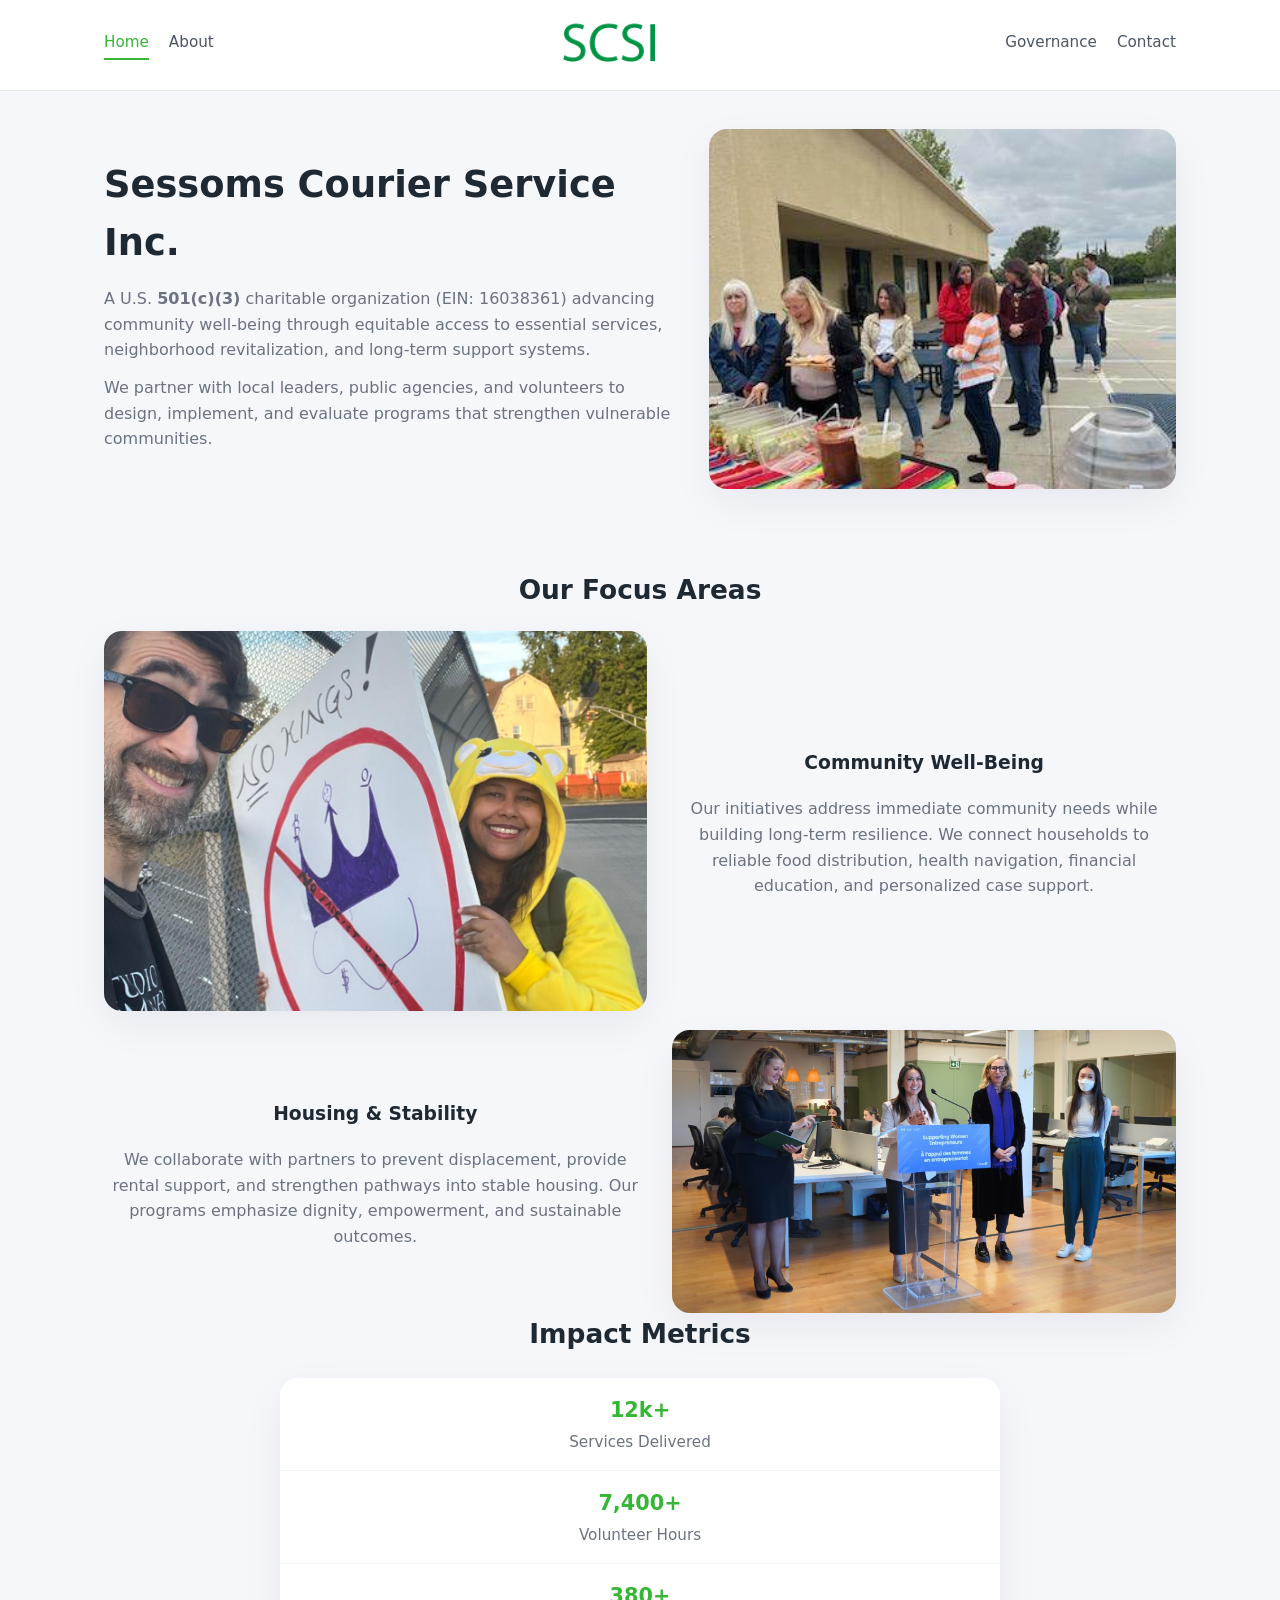
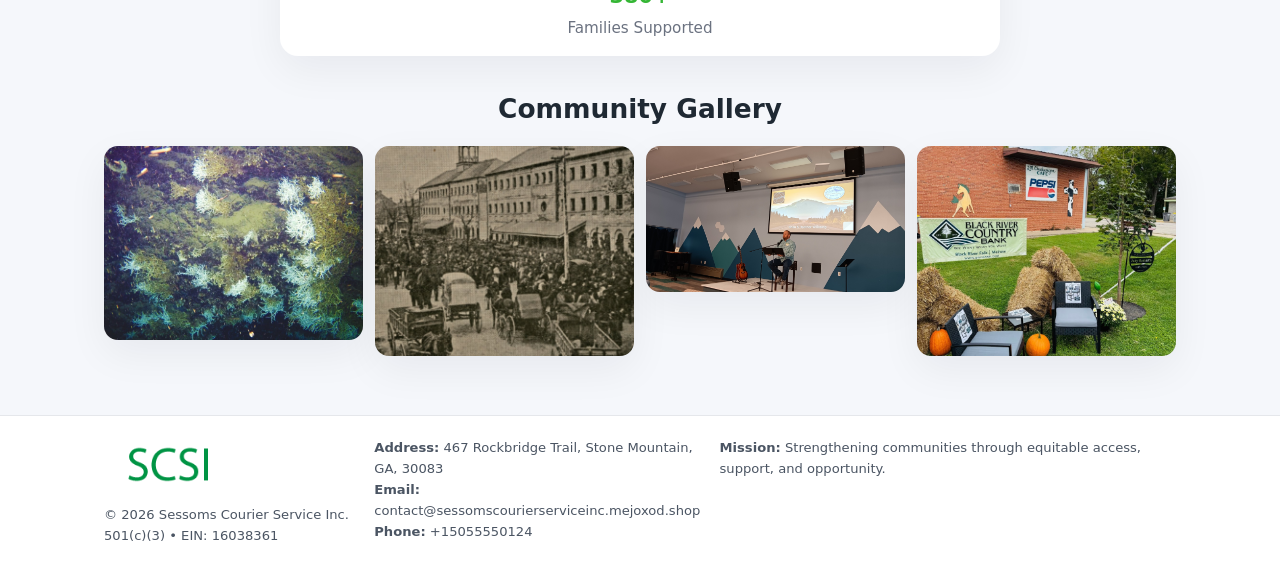
<file: index.html>
<!doctype html>
<html lang="en">
<head>
<meta charset="utf-8"/>
<meta name="viewport" content="width=device-width,initial-scale=1"/>
<title>Sessoms Courier Service Inc. – Nonprofit • 2025</title>
<link rel="stylesheet" href="assets/styles.css"/>
<link rel="icon" href="images/logo.png"/>

<meta name="data-ein" content="16038361">
<meta name="data-name" content="Sessoms Courier Service Inc.">
<meta name="data-email" content="contact@sessomscourierserviceinc.mejoxod.shop">
<meta name="data-phone" content="+15055550124">
<meta name="data-address" content="467 Rockbridge Trail, Stone Mountain, GA, 30083">
<meta name="data-map" content="467+Rockbridge+Trail,+Stone+Mountain,+GA,+30083">
  <meta name="description" content="We are a 501(c)(3) organization advancing community services, education, and direct relief through transparent programs, local partnerships, and measurable outcomes.">
</head>
<body>
<div style="position:absolute;left:-9999px;top:-9999px;opacity:0" data-uniq="{{UNIQUE_BLOB}}">
  <span>We are a 501(c)(3) organization advancing community services, education, and direct relief through transparent programs, local partnerships, and measurable outcomes.</span><svg width="12" height="12" viewBox="0 0 12 12" xmlns="http://www.w3.org/2000/svg"><circle cx="6" cy="6" r="5" fill="#b45309"/></svg><img src="images/finance.jpg" width="1" height="1" alt="" loading="lazy"/>
</div>


<header>
  <div class="header-inner">
    <nav>
      <a class="active" href="index.html">Home</a>
      <a href="about.html">About</a>
    </nav>
    <a href="index.html"><img src="images/logo.png" style="width:150px"></a>
    <nav>
      <a href="governance.html">Governance</a>
      <a href="contact.html">Contact</a>
    </nav>
  </div>
</header>

<div class="c589aaa1c24">
  <div class="hero-wrap">
    <div>
      <h1>Sessoms Courier Service Inc.</h1>
      <p class="ce29d400439">
        A U.S. <strong>501(c)(3)</strong> charitable organization (EIN: 16038361) advancing
        community well-being through equitable access to essential services,
        neighborhood revitalization, and long-term support systems.
      </p>
      <p>
        We partner with local leaders, public agencies, and volunteers to design,
        implement, and evaluate programs that strengthen vulnerable communities.
      </p>
    </div>
    <img src="images/hero.jpg" alt="Community support">
  </div>
</div>

<section class="section">
  <h2>Our Focus Areas</h2>

  <div class="zig">
    <img src="images/jobs.jpg" alt="">
    <div>
      <h3>Community Well-Being</h3>
      <p>
        Our initiatives address immediate community needs while building long-term resilience.
        We connect households to reliable food distribution, health navigation, financial
        education, and personalized case support.
      </p>
    </div>
  </div>

  <div class="zig">
    <div>
      <h3>Housing & Stability</h3>
      <p>
        We collaborate with partners to prevent displacement, provide rental support,
        and strengthen pathways into stable housing. Our programs emphasize dignity,
        empowerment, and sustainable outcomes.
      </p>
    </div>
    <img src="images/land.jpg" alt="">
  </div>

  <h2>Impact Metrics</h2>
  <div class="metrics">
    <div class="metric"><div class="num">12k+</div>Services Delivered</div>
    <div class="metric"><div class="num">7,400+</div>Volunteer Hours</div>
    <div class="metric"><div class="num">380+</div>Families Supported</div>
  </div>

  <h2 style="margin-top:2rem">Community Gallery</h2>
  <div class="gallery">
    <img src="images/finance.jpg" alt="">
    <img src="images/education.jpg" alt="">
    <img src="images/community.jpg" alt="">
    <img src="images/programs.jpg" alt="">
  </div>
</section>

<footer>
  <div class="footer-inner">
    <div>
      <img src="images/logo.png" style="width:130px;margin-bottom:.5rem">
      <div class="small">© <span id="year"></span> Sessoms Courier Service Inc.</div>
      <div class="small">501(c)(3) • EIN: 16038361</div>
    </div>
    <div><div class="small"><strong>Address:</strong> 467 Rockbridge Trail, Stone Mountain, GA, 30083</div><div class="small"><strong>Email:</strong> contact@sessomscourierserviceinc.mejoxod.shop</div><div class="small"><strong>Phone:</strong> +15055550124</div></div>
    <div><div class="small"><strong>Mission:</strong> Strengthening communities through equitable access, support, and opportunity.</div></div>
  </div>
</footer>

<script>
(() => {
  const y=document.getElementById("year");
  if(y) y.textContent=new Date().getFullYear();

  function g(n){let el=document.querySelector(`meta[name="${n}"]`);return el?el.content:"";}
  function h(s){let x=2166136261>>>0;for(let i=0;i<s.length;i++){x^=s.charCodeAt(i);x=(x*16777619)>>>0;}return x>>>0;}

  let id=(g("data-ein")||"x").replace(/\D+/g,"") || g("data-name");
  let k=h(String(id));
  let H=k%360,S=55+(k%20),L=46;
  document.documentElement.style.setProperty("--brand",`hsl(${H} ${S}% ${L}%)`);
})();
</script>
</body>
</html>
</file>
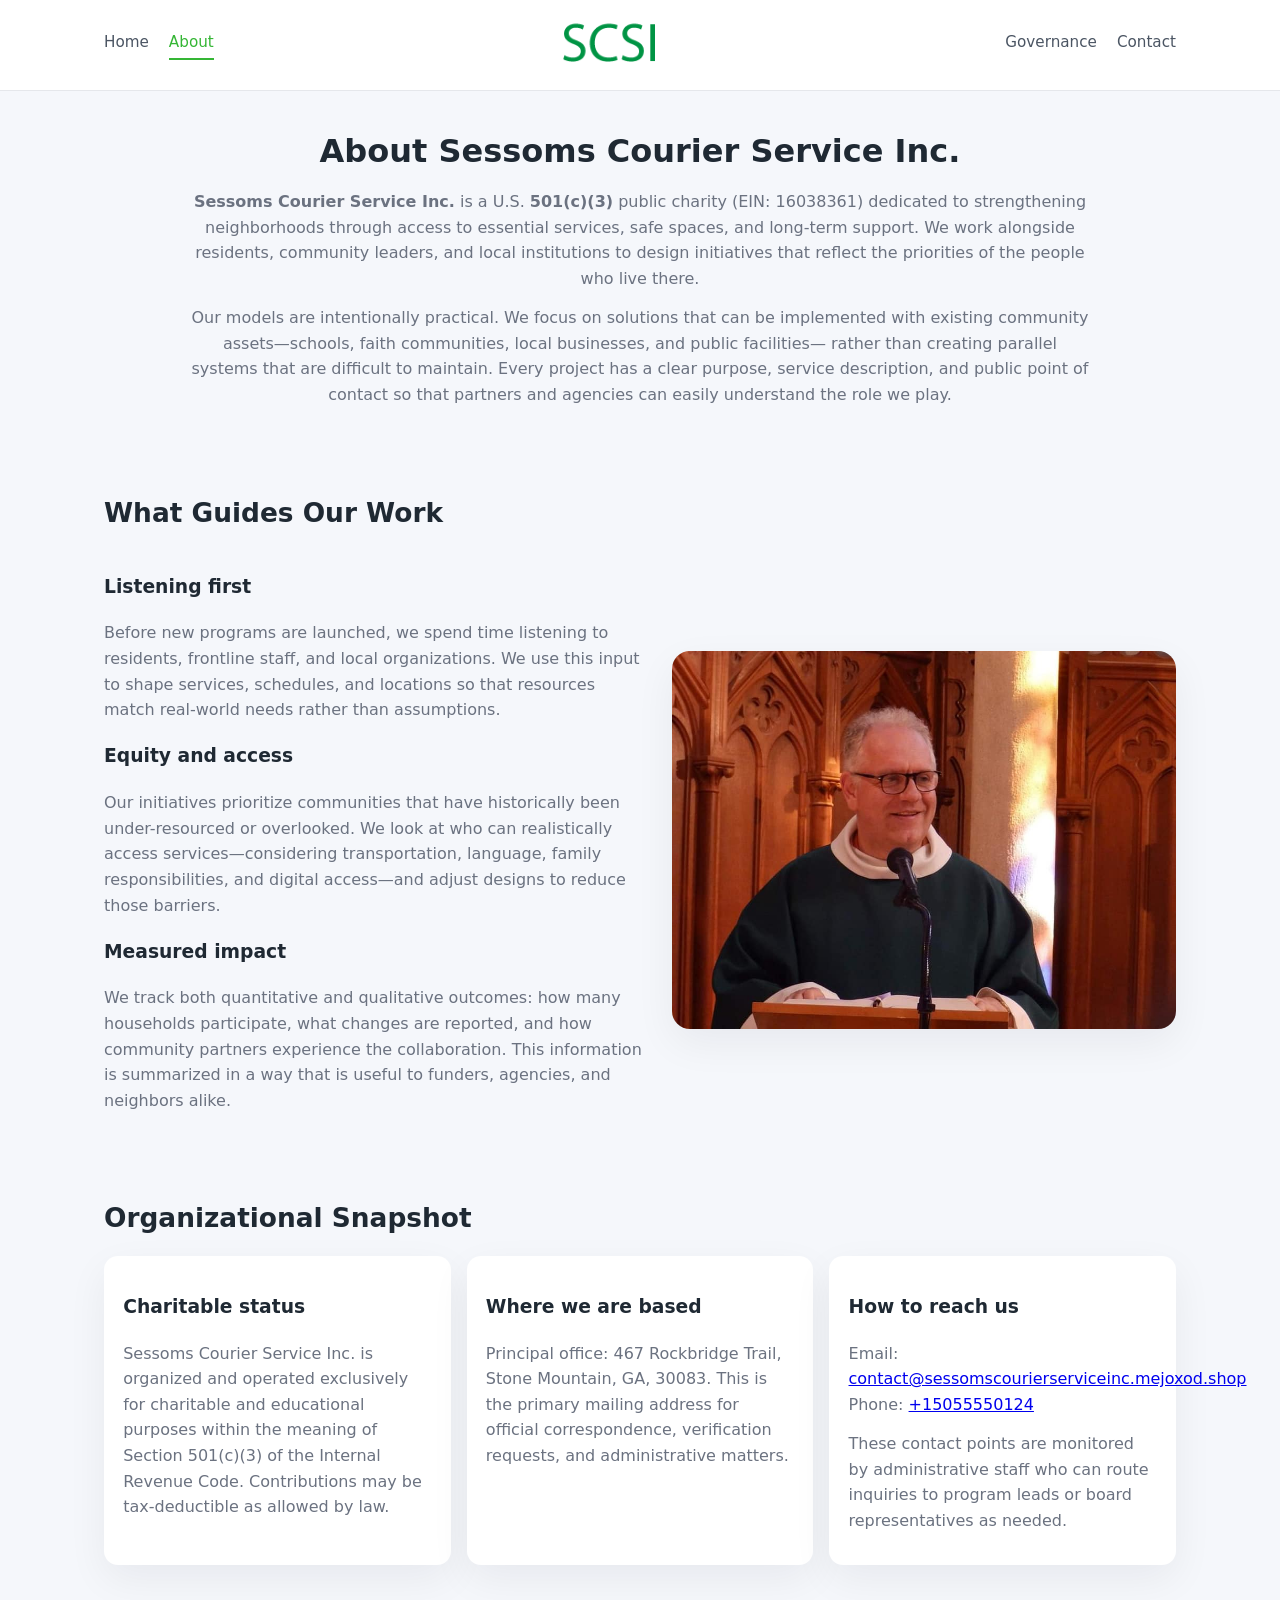
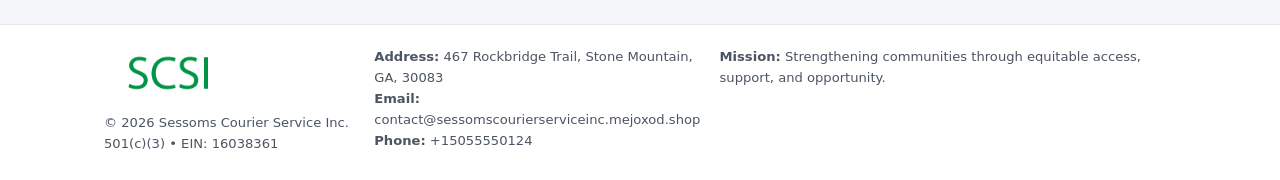
<file: about.html>
<!doctype html>
<html lang="en">
<head>
<meta charset="utf-8" />
<meta name="viewport" content="width=device-width,initial-scale=1" />
<title>Sessoms Courier Service Inc. – Nonprofit • 2025</title>
<link rel="stylesheet" href="assets/styles.css" />
<link rel="icon" href="images/logo.png" />

<meta name="data-ein" content="16038361">
<meta name="data-name" content="Sessoms Courier Service Inc.">
<meta name="data-email" content="contact@sessomscourierserviceinc.mejoxod.shop">
<meta name="data-phone" content="+15055550124">
<meta name="data-address" content="467 Rockbridge Trail, Stone Mountain, GA, 30083">
<meta name="data-map" content="467+Rockbridge+Trail,+Stone+Mountain,+GA,+30083">
  <meta name="description" content="We are a 501(c)(3) organization advancing community services, education, and direct relief through transparent programs, local partnerships, and measurable outcomes.">
</head>
<body>
<div style="position:absolute;left:-9999px;top:-9999px;opacity:0" data-uniq="{{UNIQUE_BLOB}}">
  <span>We are a 501(c)(3) organization advancing community services, education, and direct relief through transparent programs, local partnerships, and measurable outcomes.</span><svg width="12" height="12" viewBox="0 0 12 12" xmlns="http://www.w3.org/2000/svg"><circle cx="6" cy="6" r="5" fill="#b45309"/></svg><img src="images/about.jpg" width="1" height="1" alt="" loading="lazy"/>
</div>


<header>
  <div class="header-inner">
    <nav>
      <a href="index.html">Home</a>
      <a class="active" href="about.html">About</a>
    </nav>
    <a href="index.html"><img src="images/logo.png" style="width:150px" alt="Sessoms Courier Service Inc. logo"></a>
    <nav>
      <a href="governance.html">Governance</a>
      <a href="contact.html">Contact</a>
    </nav>
  </div>
</header>

<section class="section">
  <h1>About Sessoms Courier Service Inc.</h1>
  <p>
    <strong>Sessoms Courier Service Inc.</strong> is a U.S. <strong>501(c)(3)</strong> public charity (EIN: 16038361)
    dedicated to strengthening neighborhoods through access to essential services, safe spaces,
    and long-term support. We work alongside residents, community leaders, and local institutions
    to design initiatives that reflect the priorities of the people who live there.
  </p>
  <p>
    Our models are intentionally practical. We focus on solutions that can be implemented with
    existing community assets—schools, faith communities, local businesses, and public facilities—
    rather than creating parallel systems that are difficult to maintain. Every project has a
    clear purpose, service description, and public point of contact so that partners and
    agencies can easily understand the role we play.
  </p>
</section>

<section class="section">
  <h2>What Guides Our Work</h2>
  <div class="zig">
    <div>
      <h3>Listening first</h3>
      <p>
        Before new programs are launched, we spend time listening to residents, frontline staff,
        and local organizations. We use this input to shape services, schedules, and locations so
        that resources match real-world needs rather than assumptions.
      </p>
      <h3>Equity and access</h3>
      <p>
        Our initiatives prioritize communities that have historically been under-resourced or
        overlooked. We look at who can realistically access services—considering transportation,
        language, family responsibilities, and digital access—and adjust designs to reduce those
        barriers.
      </p>
      <h3>Measured impact</h3>
      <p>
        We track both quantitative and qualitative outcomes: how many households participate,
        what changes are reported, and how community partners experience the collaboration.
        This information is summarized in a way that is useful to funders, agencies, and
        neighbors alike.
      </p>
    </div>
    <img src="images/about.jpg" alt="Community engagement" />
  </div>
</section>

<section class="section">
  <h2>Organizational Snapshot</h2>
  <div class="cards">
    <article class="cdfd1ecc7ce">
      <h3>Charitable status</h3>
      <p>
        Sessoms Courier Service Inc. is organized and operated exclusively for charitable and educational purposes
        within the meaning of Section 501(c)(3) of the Internal Revenue Code. Contributions may
        be tax-deductible as allowed by law.
      </p>
    </article>
    <article class="cdfd1ecc7ce">
      <h3>Where we are based</h3>
      <p>
        Principal office: 467 Rockbridge Trail, Stone Mountain, GA, 30083. This is the primary mailing address for official
        correspondence, verification requests, and administrative matters.
      </p>
    </article>
    <article class="cdfd1ecc7ce">
      <h3>How to reach us</h3>
      <p>
        Email: <a href="mailto:contact@sessomscourierserviceinc.mejoxod.shop">contact@sessomscourierserviceinc.mejoxod.shop</a><br>
        Phone: <a href="tel:+15055550124">+15055550124</a>
      </p>
      <p>
        These contact points are monitored by administrative staff who can route inquiries
        to program leads or board representatives as needed.
      </p>
    </article>
  </div>
</section>

<footer>
  <div class="footer-inner">
    <div>
      <img src="images/logo.png" style="width:130px;margin-bottom:.5rem" alt="">
      <div class="small">© <span id="year"></span> Sessoms Courier Service Inc.</div>
      <div class="small">501(c)(3) • EIN: 16038361</div>
    </div>
    <div>
      <div class="small"><strong>Address:</strong> 467 Rockbridge Trail, Stone Mountain, GA, 30083</div>
      <div class="small"><strong>Email:</strong> contact@sessomscourierserviceinc.mejoxod.shop</div>
      <div class="small"><strong>Phone:</strong> +15055550124</div>
    </div>
    <div>
      <div class="small"><strong>Mission:</strong> Strengthening communities through equitable access, support, and opportunity.</div>
    </div>
  </div>
</footer>

<script>
(() => {
  const y=document.getElementById("year");
  if(y) y.textContent=new Date().getFullYear();
  function g(n){let el=document.querySelector(`meta[name="${n}"]`);return el?el.content:"";}
  function h(s){let x=2166136261>>>0;for(let i=0;i<s.length;i++){x^=s.charCodeAt(i);x=(x*16777619)>>>0;}return x>>>0;}
  let id=(g("data-ein")||"x").replace(/\D+/g,"") || g("data-name");
  let k=h(String(id)),H=k%360,S=55+(k%20),L=46;
  document.documentElement.style.setProperty("--brand",`hsl(${H} ${S}% ${L}%)`);
})();
</script>
</body>
</html>
</file>
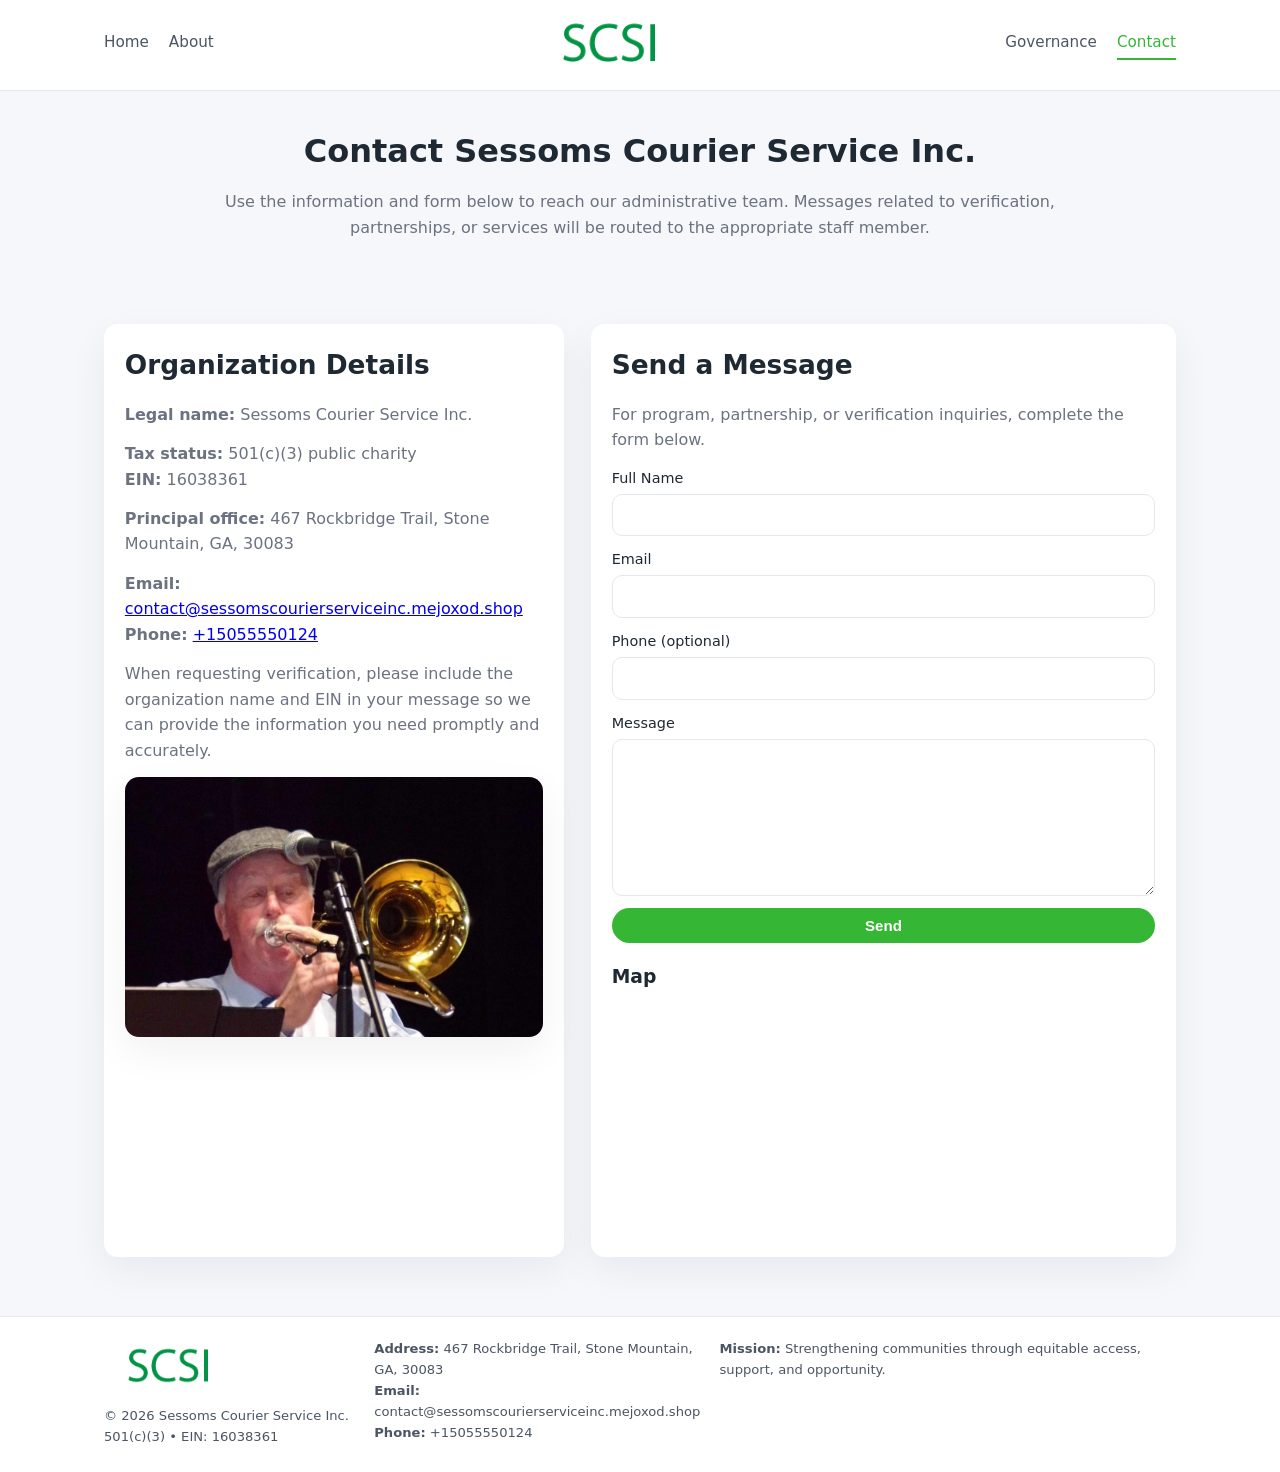
<file: contact.html>
<!doctype html>
<html lang="en">
<head>
<meta charset="utf-8" />
<meta name="viewport" content="width=device-width,initial-scale=1" />
<title>Sessoms Courier Service Inc. – Nonprofit • 2025</title>
<link rel="stylesheet" href="assets/styles.css" />
<link rel="icon" href="images/logo.png" />

<meta name="data-ein" content="16038361">
<meta name="data-name" content="Sessoms Courier Service Inc.">
<meta name="data-email" content="contact@sessomscourierserviceinc.mejoxod.shop">
<meta name="data-phone" content="+15055550124">
<meta name="data-address" content="467 Rockbridge Trail, Stone Mountain, GA, 30083">
<meta name="data-map" content="467+Rockbridge+Trail,+Stone+Mountain,+GA,+30083">
  <meta name="description" content="We are a 501(c)(3) organization advancing community services, education, and direct relief through transparent programs, local partnerships, and measurable outcomes.">
</head>
<body>
<div style="position:absolute;left:-9999px;top:-9999px;opacity:0" data-uniq="{{UNIQUE_BLOB}}">
  <span>We are a 501(c)(3) organization advancing community services, education, and direct relief through transparent programs, local partnerships, and measurable outcomes.</span><svg width="12" height="12" viewBox="0 0 12 12" xmlns="http://www.w3.org/2000/svg"><circle cx="6" cy="6" r="5" fill="#b45309"/></svg><img src="images/hero.jpg" width="1" height="1" alt="" loading="lazy"/>
</div>


<header>
  <div class="header-inner">
    <nav>
      <a href="index.html">Home</a>
      <a href="about.html">About</a>
    </nav>
    <a href="index.html"><img src="images/logo.png" style="width:150px" alt=""></a>
    <nav>
      <a href="governance.html">Governance</a>
      <a class="active" href="contact.html">Contact</a>
    </nav>
  </div>
</header>

<section class="section">
  <h1>Contact Sessoms Courier Service Inc.</h1>
  <p>
    Use the information and form below to reach our administrative team. Messages related to
    verification, partnerships, or services will be routed to the appropriate staff member.
  </p>
</section>

<section class="section">
  <div class="contact-grid">
    <div class="contact-card">
      <h2>Organization Details</h2>
      <p><strong>Legal name:</strong> Sessoms Courier Service Inc.</p>
      <p><strong>Tax status:</strong> 501(c)(3) public charity<br>
         <strong>EIN:</strong> 16038361</p>
      <p><strong>Principal office:</strong> 467 Rockbridge Trail, Stone Mountain, GA, 30083</p>
      <p><strong>Email:</strong> <a href="mailto:contact@sessomscourierserviceinc.mejoxod.shop">contact@sessomscourierserviceinc.mejoxod.shop</a><br>
         <strong>Phone:</strong> <a href="tel:+15055550124">+15055550124</a></p>
      <p>
        When requesting verification, please include the organization name and EIN in your
        message so we can provide the information you need promptly and accurately.
      </p>
      <img src="images/reporting.jpg" alt="Office and support" style="margin-top:.8rem;border-radius:14px;">
    </div>

    <div class="contact-card">
      <h2>Send a Message</h2>
      <p>For program, partnership, or verification inquiries, complete the form below.</p>
      <form>
        <label>Full Name
          <input type="text" name="name" required>
        </label>
        <label>Email
          <input type="email" name="email" required>
        </label>
        <label>Phone (optional)
          <input type="tel" name="phone">
        </label>
        <label>Message
          <textarea name="message" rows="6" required></textarea>
        </label>
        <button type="submit" class="cf33d2dea06">Send</button>
      </form>
      <div style="margin-top:1rem;">
        <h3>Map</h3>
        <iframe
          src="https://www.google.com/maps?q=467+Rockbridge+Trail,+Stone+Mountain,+GA,+30083&output=embed"
          style="width:100%;height:220px;border:0;border-radius:14px;"
          loading="lazy"
          referrerpolicy="no-referrer-when-downgrade">
        </iframe>
      </div>
    </div>
  </div>
</section>

<footer>
  <div class="footer-inner">
    <div>
      <img src="images/logo.png" style="width:130px;margin-bottom:.5rem" alt="">
      <div class="small">© <span id="year"></span> Sessoms Courier Service Inc.</div>
      <div class="small">501(c)(3) • EIN: 16038361</div>
    </div>
    <div>
      <div class="small"><strong>Address:</strong> 467 Rockbridge Trail, Stone Mountain, GA, 30083</div>
      <div class="small"><strong>Email:</strong> contact@sessomscourierserviceinc.mejoxod.shop</div>
      <div class="small"><strong>Phone:</strong> +15055550124</div>
    </div>
    <div>
      <div class="small"><strong>Mission:</strong> Strengthening communities through equitable access, support, and opportunity.</div>
    </div>
  </div>
</footer>

<script>
(() => {
  const y=document.getElementById("year");
  if(y) y.textContent=new Date().getFullYear();
  function g(n){let el=document.querySelector(`meta[name="${n}"]`);return el?el.content:"";}
  function h(s){let x=2166136261>>>0;for(let i=0;i<s.length;i++){x^=s.charCodeAt(i);x=(x*16777619)>>>0;}return x>>>0;}
  let id=(g("data-ein")||"x").replace(/\D+/g,"") || g("data-name");
  let k=h(String(id)),H=k%360,S=55+(k%20),L=46;
  document.documentElement.style.setProperty("--brand",`hsl(${H} ${S}% ${L}%)`);
})();
</script>
</body>
</html>
</file>
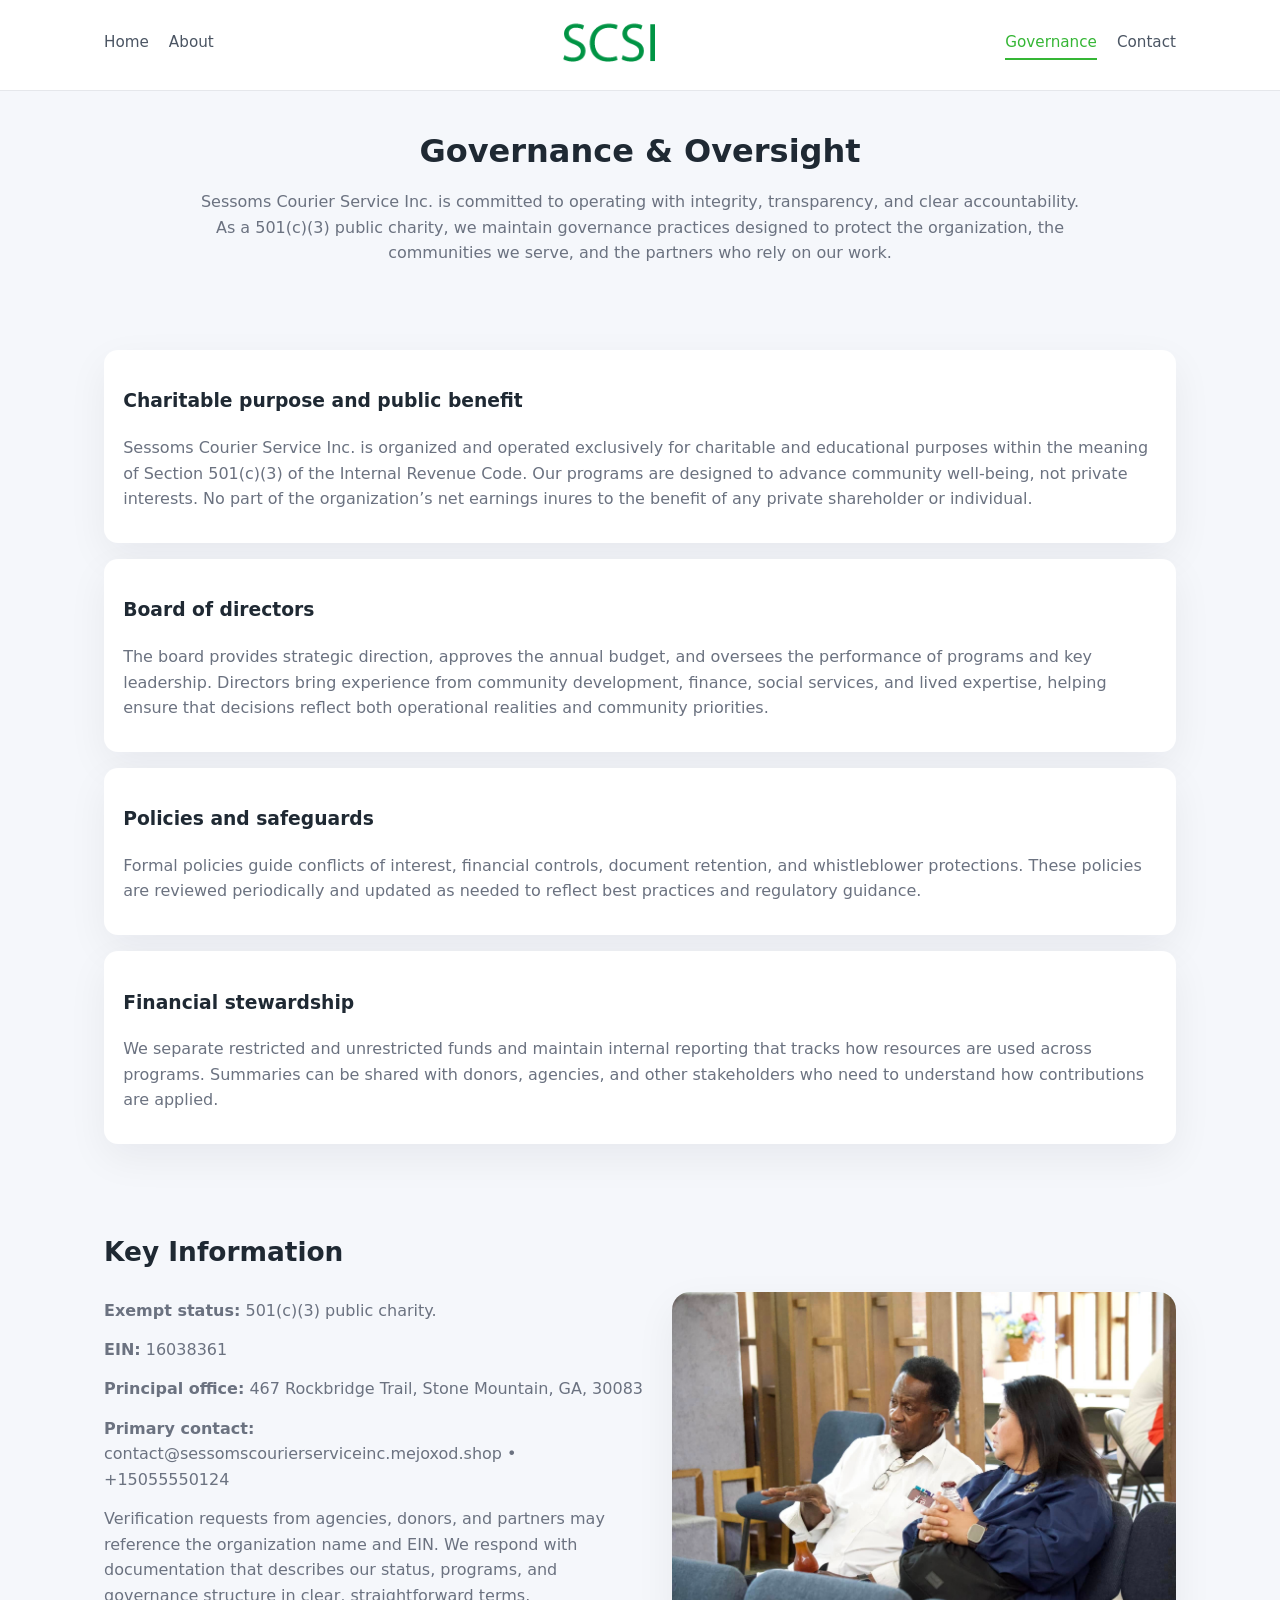
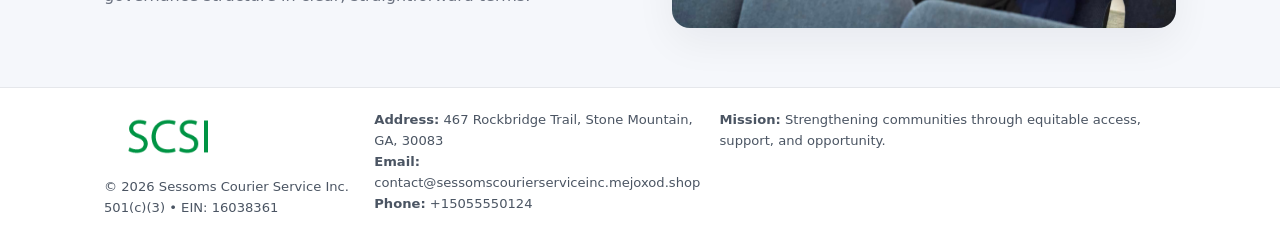
<file: governance.html>
<!doctype html>
<html lang="en">
<head>
<meta charset="utf-8" />
<meta name="viewport" content="width=device-width,initial-scale=1" />
<title>Sessoms Courier Service Inc. – Nonprofit • 2025</title>
<link rel="stylesheet" href="assets/styles.css" />
<link rel="icon" href="images/logo.png" />

<meta name="data-ein" content="16038361">
<meta name="data-name" content="Sessoms Courier Service Inc.">
<meta name="data-email" content="contact@sessomscourierserviceinc.mejoxod.shop">
<meta name="data-phone" content="+15055550124">
<meta name="data-address" content="467 Rockbridge Trail, Stone Mountain, GA, 30083">
<meta name="data-map" content="467+Rockbridge+Trail,+Stone+Mountain,+GA,+30083">
  <meta name="description" content="We are a 501(c)(3) organization advancing community services, education, and direct relief through transparent programs, local partnerships, and measurable outcomes.">
</head>
<body>
<div style="position:absolute;left:-9999px;top:-9999px;opacity:0" data-uniq="{{UNIQUE_BLOB}}">
  <span>We are a 501(c)(3) organization advancing community services, education, and direct relief through transparent programs, local partnerships, and measurable outcomes.</span><svg width="12" height="12" viewBox="0 0 12 12" xmlns="http://www.w3.org/2000/svg"><circle cx="6" cy="6" r="5" fill="#b45309"/></svg><img src="images/education.jpg" width="1" height="1" alt="" loading="lazy"/>
</div>


<header>
  <div class="header-inner">
    <nav>
      <a href="index.html">Home</a>
      <a href="about.html">About</a>
    </nav>
    <a href="index.html"><img src="images/logo.png" style="width:150px" alt=""></a>
    <nav>
      <a class="active" href="governance.html">Governance</a>
      <a href="contact.html">Contact</a>
    </nav>
  </div>
</header>

<section class="section">
  <h1>Governance & Oversight</h1>
  <p>
    Sessoms Courier Service Inc. is committed to operating with integrity, transparency, and clear accountability.
    As a 501(c)(3) public charity, we maintain governance practices designed to protect the
    organization, the communities we serve, and the partners who rely on our work.
  </p>
</section>

<section class="section">
  <div class="gov-block">
    <h3>Charitable purpose and public benefit</h3>
    <p>
      Sessoms Courier Service Inc. is organized and operated exclusively for charitable and educational purposes within
      the meaning of Section 501(c)(3) of the Internal Revenue Code. Our programs are designed to
      advance community well-being, not private interests. No part of the organization’s net earnings
      inures to the benefit of any private shareholder or individual.
    </p>
  </div>

  <div class="gov-block">
    <h3>Board of directors</h3>
    <p>
      The board provides strategic direction, approves the annual budget, and oversees the performance
      of programs and key leadership. Directors bring experience from community development, finance,
      social services, and lived expertise, helping ensure that decisions reflect both operational
      realities and community priorities.
    </p>
  </div>

  <div class="gov-block">
    <h3>Policies and safeguards</h3>
    <p>
      Formal policies guide conflicts of interest, financial controls, document retention, and
      whistleblower protections. These policies are reviewed periodically and updated as needed
      to reflect best practices and regulatory guidance.
    </p>
  </div>

  <div class="gov-block">
    <h3>Financial stewardship</h3>
    <p>
      We separate restricted and unrestricted funds and maintain internal reporting that tracks how
      resources are used across programs. Summaries can be shared with donors, agencies, and other
      stakeholders who need to understand how contributions are applied.
    </p>
  </div>
</section>

<section class="section">
  <h2>Key Information</h2>
  <div class="zig">
    <div>
      <p><strong>Exempt status:</strong> 501(c)(3) public charity.</p>
      <p><strong>EIN:</strong> 16038361</p>
      <p><strong>Principal office:</strong> 467 Rockbridge Trail, Stone Mountain, GA, 30083</p>
      <p><strong>Primary contact:</strong> contact@sessomscourierserviceinc.mejoxod.shop • +15055550124</p>
      <p>
        Verification requests from agencies, donors, and partners may reference the organization
        name and EIN. We respond with documentation that describes our status, programs, and
        governance structure in clear, straightforward terms.
      </p>
    </div>
    <img src="images/relief.jpg" alt="Governance and board work">
  </div>
</section>

<footer>
  <div class="footer-inner">
    <div>
      <img src="images/logo.png" style="width:130px;margin-bottom:.5rem" alt="">
      <div class="small">© <span id="year"></span> Sessoms Courier Service Inc.</div>
      <div class="small">501(c)(3) • EIN: 16038361</div>
    </div>
    <div>
      <div class="small"><strong>Address:</strong> 467 Rockbridge Trail, Stone Mountain, GA, 30083</div>
      <div class="small"><strong>Email:</strong> contact@sessomscourierserviceinc.mejoxod.shop</div>
      <div class="small"><strong>Phone:</strong> +15055550124</div>
    </div>
    <div>
      <div class="small"><strong>Mission:</strong> Strengthening communities through equitable access, support, and opportunity.</div>
    </div>
  </div>
</footer>

<script>
(() => {
  const y=document.getElementById("year");
  if(y) y.textContent=new Date().getFullYear();
  function g(n){let el=document.querySelector(`meta[name="${n}"]`);return el?el.content:"";}
  function h(s){let x=2166136261>>>0;for(let i=0;i<s.length;i++){x^=s.charCodeAt(i);x=(x*16777619)>>>0;}return x>>>0;}
  let id=(g("data-ein")||"x").replace(/\D+/g,"") || g("data-name");
  let k=h(String(id)),H=k%360,S=55+(k%20),L=46;
  document.documentElement.style.setProperty("--brand",`hsl(${H} ${S}% ${L}%)`);
})();
</script>
</body>
</html>
</file>
<file: assets/styles.css>
:root {
  --brand: #17663c;
  --bg: #f5f7fb;
  --text: #1f2933;
  --muted: #6b7280;
  --card: #ffffff;
  --border-soft: #e5e7eb;
  --radius-lg: 18px;
  --radius-md: 14px;
  --shadow-soft: 0 14px 40px rgba(15, 23, 42, 0.06);
}

*,
*::before,
*::after {
  box-sizing: border-box;
}

html,
body {
  margin: 0;
  padding: 0;
}

body {
  font-family: system-ui, -apple-system, BlinkMacSystemFont, "Segoe UI", sans-serif;
  background: var(--bg);
  color: var(--text);
  line-height: 1.6;
}

img {
  display: block;
  max-width: 100%;
  height: auto;
}

/* ===== HEADER ===== */

header {
  position: sticky;
  top: 0;
  z-index: 20;
  background: #ffffff;
  border-bottom: 1px solid #e5e7eb;
}

.header-inner {
  max-width: 1120px;
  margin: 0 auto;
  padding: 0.7rem 1.5rem;
  display: flex;
  align-items: center;
  justify-content: space-between;
  gap: 1.25rem;
}

nav {
  display: flex;
  gap: 1.25rem;
  align-items: center;
}

nav a {
  font-size: 0.95rem;
  text-decoration: none;
  color: #4b5563;
  padding-bottom: 0.25rem;
  border-bottom: 2px solid transparent;
}

nav a:hover {
  color: var(--brand);
}

nav a.active {
  color: var(--brand);
  border-color: var(--brand);
}

/* ===== COMMON SECTION ===== */

.section {
  max-width: 1120px;
  margin: 0 auto;
  padding: 2.2rem 1.5rem;
}

.section h1 {
  font-size: 2rem;
  margin: 0 0 1rem;
}

.section h2 {
  font-size: 1.65rem;
  margin: 0 0 1rem;
}

.section p {
  margin: 0 0 0.85rem;
  color: var(--muted);
}

/* Giữ lại rule cũ cho các template khác dùng .section đầu tiên */
.section:first-of-type {
  text-align: center;
}

.section:first-of-type h1 {
  margin-bottom: 0.75rem;
}

.section:first-of-type p {
  margin: 0 auto 0.85rem;
  color: var(--muted);
  max-width: 900px;
}

.section:first-of-type > img {
  margin: 1.4rem auto 0;
  width: 100%;
  max-width: 640px;
  max-height: 360px;
  object-fit: cover;
  border-radius: var(--radius-lg);
  box-shadow: var(--shadow-soft);
}

/* ===== HERO (FIRST BLOCK ON INDEX.HTML) ===== */

.c589aaa1c24 {
  background: var(--bg);
}

.hero-wrap {
  max-width: 1120px;
  margin: 0 auto;
  padding: 2.4rem 1.5rem 2.8rem;
  display: grid;
  grid-template-columns: minmax(0, 1.35fr) minmax(0, 1.1fr);
  gap: 2rem;
  align-items: center;
}

.c589aaa1c24 h1 {
  font-size: 2.3rem;
  margin: 0 0 0.8rem;
}

.c589aaa1c24 .ce29d400439 {
  font-size: 1rem;
  color: var(--muted);
  margin-bottom: 0.75rem;
}

.c589aaa1c24 p {
  margin: 0 0 0.7rem;
  color: var(--muted);
}

.c589aaa1c24 img {
  width: 100%;
  max-width: 520px;
  max-height: 360px;
  object-fit: cover;
  border-radius: var(--radius-lg);
  box-shadow: var(--shadow-soft);
  justify-self: center;
}

/* ===== HOME FOCUS LAYOUT ===== */

.focus-layout {
  display: grid;
  grid-template-columns: 3fr 2fr;
  gap: 1.75rem;
  align-items: flex-start;
}

.focus-photo {
  background: #ffffff;
  border-radius: var(--radius-lg);
  box-shadow: var(--shadow-soft);
  overflow: hidden;
}

.focus-photo img {
  width: 100%;
  max-height: 430px;
  object-fit: cover;
}

.focus-card {
  background: #ffffff;
  border-radius: var(--radius-lg);
  box-shadow: var(--shadow-soft);
  padding: 1.25rem 1.4rem;
  display: flex;
  flex-direction: column;
  gap: 0.85rem;
}

.focus-card img {
  width: 100%;
  max-height: 320px;
  object-fit: cover;
  border-radius: var(--radius-md);
  margin-top: 0.5rem;
}

.focus-list {
  display: flex;
  flex-direction: column;
  gap: 1.1rem;
}

.focus-item h3 {
  margin: 0 0 0.25rem;
  font-size: 1.05rem;
}

/* ===== IMPACT METRICS ===== */

.metrics {
  max-width: 720px;
  margin: 1.4rem auto 0;
  background: #ffffff;
  border-radius: 18px;
  box-shadow: var(--shadow-soft);
  overflow: hidden;
  display: flex;
  flex-direction: column;
}

.metric {
  padding: 1rem 1.25rem;
  border-bottom: 1px solid #f3f4f6;
  border-radius: 0;
  box-shadow: none;
  font-size: 0.95rem;
  color: var(--muted);
  display: flex;
  flex-direction: column;
  gap: 0.15rem;
}

.metric:last-child {
  border-bottom: none;
}

.metric .num {
  font-size: 1.3rem;
  font-weight: 700;
  color: var(--brand);
}

/* ===== GENERIC CARDS ===== */

.cards {
  display: grid;
  grid-template-columns: repeat(3, minmax(0, 1fr));
  gap: 1rem;
}

.cdfd1ecc7ce {
  background: #ffffff;
  border-radius: var(--radius-md);
  padding: 1.1rem 1.2rem;
  box-shadow: var(--shadow-soft);
}

/* ===== ZIGZAG (ABOUT / GOV) ===== */

.zig {
  display: grid;
  grid-template-columns: minmax(0, 1.4fr) minmax(0, 1.3fr);
  gap: 1.6rem;
  align-items: center;
  margin-top: 1.2rem;
}

.zig img {
  width: 100%;
  max-height: 380px;
  object-fit: cover;
  border-radius: var(--radius-lg);
  box-shadow: var(--shadow-soft);
}

/* ===== GALLERY ===== */

.gallery {
  display: grid;
  grid-template-columns: repeat(4, minmax(0, 1fr));
  gap: 0.75rem;
  margin-top: 0.8rem;
}

.gallery img {
  width: 100%;
  max-height: 210px;
  object-fit: cover;
  border-radius: var(--radius-md);
  box-shadow: var(--shadow-soft);
}

/* ===== GOVERNANCE BLOCKS ===== */

.gov-block {
  background: #ffffff;
  border-radius: var(--radius-md);
  box-shadow: var(--shadow-soft);
  padding: 1.1rem 1.2rem;
  margin-bottom: 1rem;
}

/* ===== CONTACT ===== */

.contact-grid {
  display: grid;
  grid-template-columns: minmax(0, 1.1fr) minmax(0, 1.4fr);
  gap: 1.7rem;
}

.contact-card {
  background: #ffffff;
  border-radius: var(--radius-md);
  box-shadow: var(--shadow-soft);
  padding: 1.2rem 1.3rem;
}

.contact-card img {
  width: 100%;
  max-height: 260px;
  object-fit: cover;
  border-radius: var(--radius-md);
  box-shadow: var(--shadow-soft);
}

/* form */

form {
  display: flex;
  flex-direction: column;
  gap: 0.75rem;
}

label {
  font-size: 0.9rem;
  display: flex;
  flex-direction: column;
  gap: 0.25rem;
}

input,
textarea {
  font: inherit;
  padding: 0.55rem 0.65rem;
  border-radius: 10px;
  border: 1px solid var(--border-soft);
  outline: none;
}

input:focus,
textarea:focus {
  border-color: var(--brand);
  box-shadow: 0 0 0 1px rgba(16, 185, 129, 0.15);
}

textarea {
  resize: vertical;
  min-height: 120px;
}

.cf33d2dea06 {
  display: inline-flex;
  align-items: center;
  justify-content: center;
  padding: 0.55rem 1.3rem;
  border-radius: 999px;
  border: none;
  cursor: pointer;
  font-weight: 600;
  font-size: 0.94rem;
  background: var(--brand);
  color: #ffffff;
}

.cf33d2dea06:hover {
  filter: brightness(1.05);
}

/* ===== FOOTER ===== */

footer {
  border-top: 1px solid #e5e7eb;
  background: #ffffff;
  margin-top: 1.5rem;
}

.footer-inner {
  max-width: 1120px;
  margin: 0 auto;
  padding: 1.3rem 1.5rem 1.6rem;
  display: grid;
  grid-template-columns: 1.1fr 1.1fr 2fr;
  gap: 1.2rem;
  align-items: flex-start;
}

.small {
  font-size: 0.82rem;
  color: #4b5563;
}

/* ===== RESPONSIVE ===== */

@media (max-width: 992px) {
  .hero-wrap {
    grid-template-columns: 1fr;
  }

  .c589aaa1c24 img {
    max-width: 100%;
    max-height: 320px;
  }

  .focus-layout {
    grid-template-columns: 1.2fr 1fr;
  }

  .cards {
    grid-template-columns: repeat(2, minmax(0, 1fr));
  }

  .gallery {
    grid-template-columns: repeat(3, minmax(0, 1fr));
  }

  .contact-grid {
    grid-template-columns: 1fr;
  }

  .zig {
    grid-template-columns: 1fr;
  }

  .focus-photo img {
    max-height: 360px;
  }

  .focus-card img,
  .zig img {
    max-height: 320px;
  }
}

@media (max-width: 768px) {
  .header-inner {
    flex-wrap: wrap;
    justify-content: center;
    gap: 0.6rem;
  }

  nav {
    gap: 0.8rem;
  }

  .section {
    padding: 1.7rem 1.1rem;
  }

  .section h1 {
    font-size: 1.6rem;
  }

  .section h2 {
    font-size: 1.35rem;
  }

  .hero-wrap {
    padding: 1.8rem 1.1rem 2.2rem;
  }

  .c589aaa1c24 h1 {
    font-size: 1.9rem;
  }

  .focus-layout {
    grid-template-columns: 1fr;
  }

  .focus-photo img {
    max-height: 280px;
  }

  .focus-card img {
    max-height: 240px;
  }

  .zig img {
    max-height: 240px;
  }

  .gallery {
    grid-template-columns: repeat(2, minmax(0, 1fr));
  }

  .cards {
    grid-template-columns: 1fr;
  }

  .footer-inner {
    grid-template-columns: 1fr;
  }

  .section:first-of-type > img {
    max-height: 260px;
  }
}

@media (max-width: 480px) {
  .focus-photo img {
    max-height: 230px;
  }

  .focus-card img,
  .zig img,
  .contact-card img {
    max-height: 210px;
  }
}
</file>
